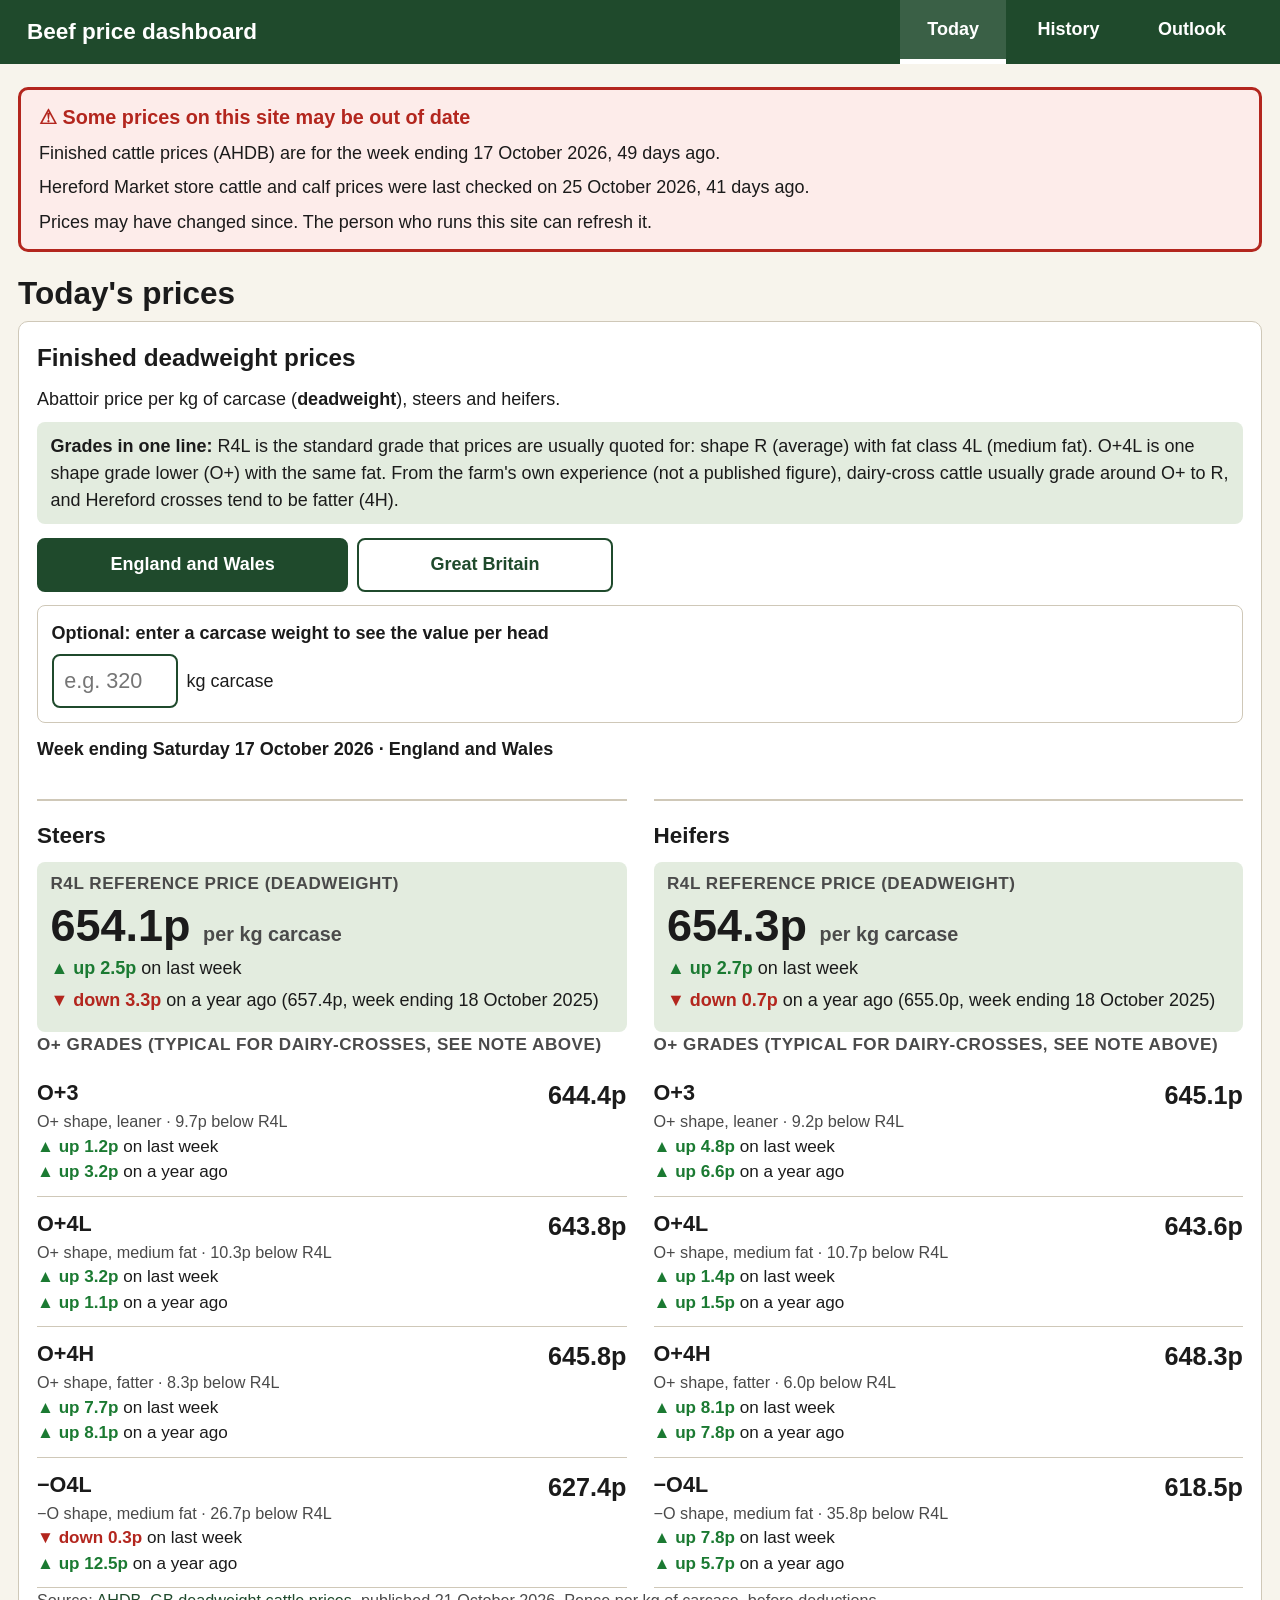
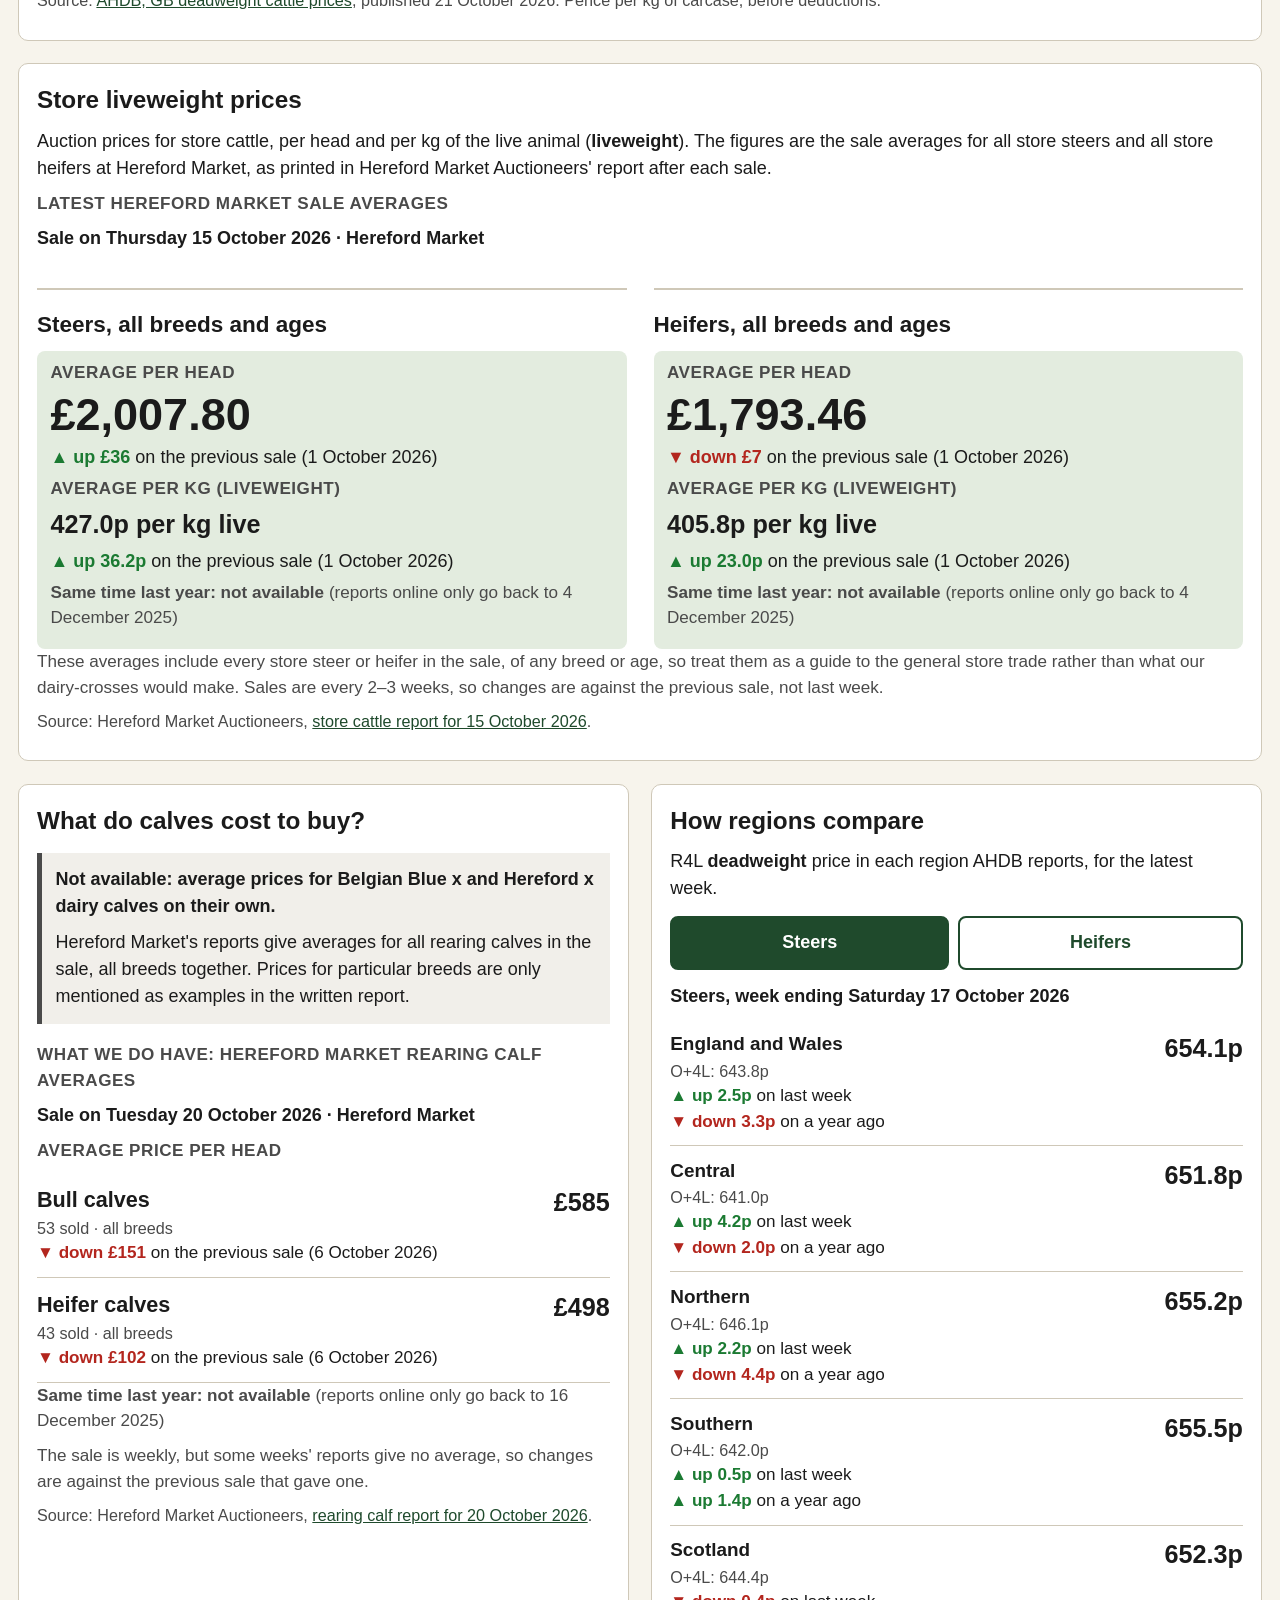
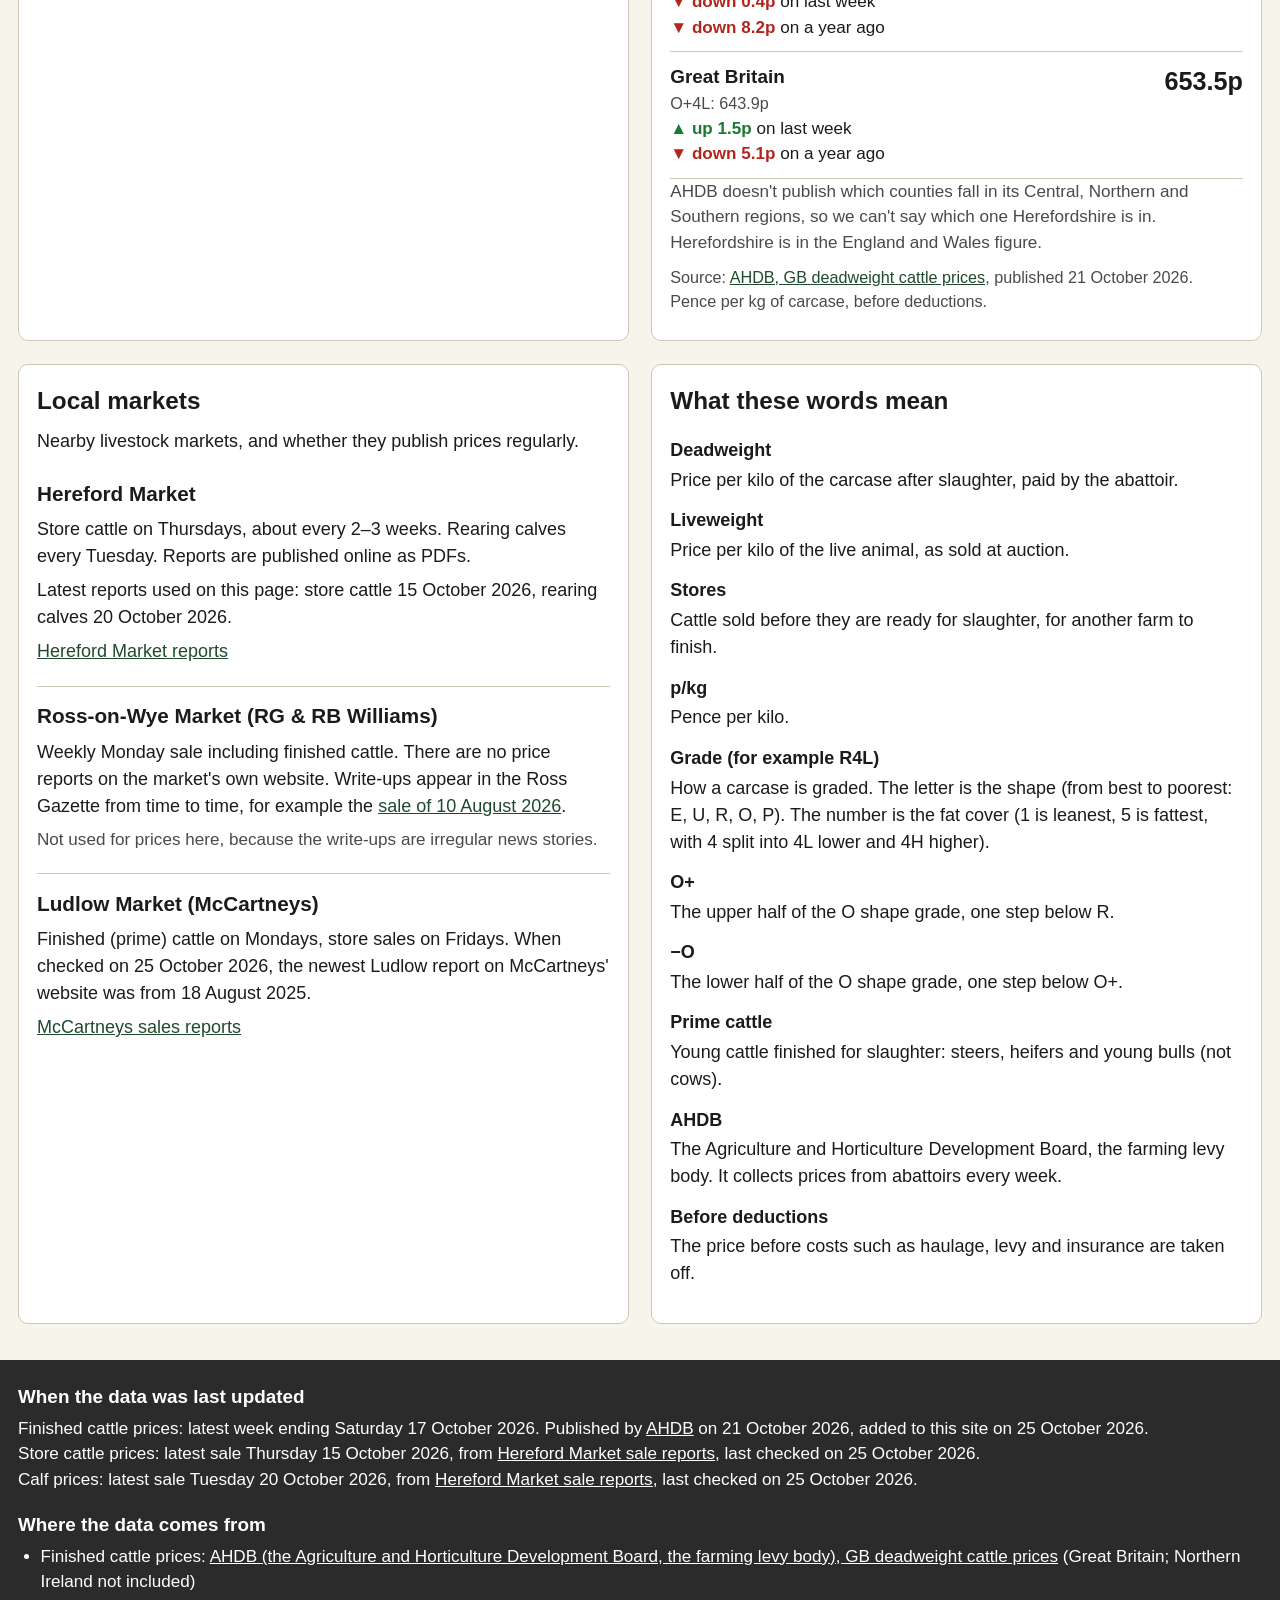
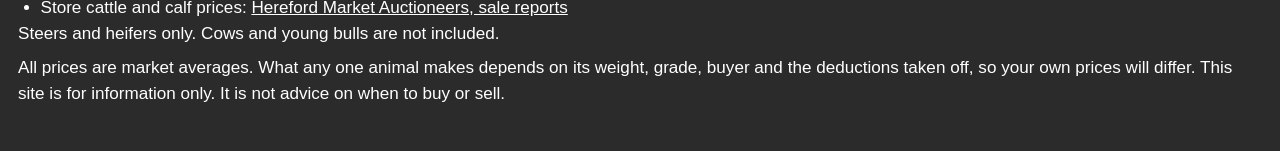
<file: index.html>
<!doctype html>
<html lang="en-GB">
<head>
  <meta charset="utf-8">
  <meta name="viewport" content="width=device-width, initial-scale=1">
  <meta name="robots" content="noindex, nofollow">
  <title>Today's prices – Beef price dashboard</title>
  <link rel="stylesheet" href="css/style.css">
</head>
<body>

  <header class="site-header">
    <div class="header-inner">
    <p class="site-title">Beef price dashboard</p>
    <nav class="site-nav" aria-label="Main">
      <ul>
        <li><a href="index.html" aria-current="page">Today</a></li>
        <li><a href="history.html">History</a></li>
        <li><a href="outlook.html">Outlook</a></li>
      </ul>
    </nav>
    </div>
  </header>

  <main>
    <h1>Today's prices</h1>

    <div class="card-grid">


    <!-- Question 1 -->
    <section class="card span-2" id="q-finished">
      <h2>Finished deadweight prices</h2>
      <p>Abattoir price per kg of carcase (<strong>deadweight</strong>), steers and heifers.</p>
      <p class="grade-line"><strong>Grades in one line:</strong> R4L is the standard grade that prices are usually quoted for: shape R (average) with fat class 4L (medium fat). O+4L is one shape grade lower (O+) with the same fat. From the farm's own experience (not a published figure), dairy-cross cattle usually grade around O+ to R, and Hereford crosses tend to be fatter (4H).</p>
      <div class="toggle" role="group" aria-label="Choose area">
        <button type="button" data-region="England and Wales" aria-pressed="true">England and Wales</button>
        <button type="button" data-region="Great Britain" aria-pressed="false">Great Britain</button>
      </div>
      <div class="calc">
        <label for="carcase-weight">Optional: enter a carcase weight to see the value per head</label>
        <div class="calc-row">
          <input id="carcase-weight" type="number" inputmode="decimal" min="1" max="800" placeholder="e.g. 320">
          <span>kg carcase</span>
        </div>
      </div>
      <div id="finished-prices"><p class="no-data">Loading prices…</p></div>
      <p class="source-line" id="finished-source">Source: AHDB</p>
    </section>

    <!-- Question 2 -->
    <section class="card span-2" id="q-stores">
      <h2>Store liveweight prices</h2>
      <p>Auction prices for store cattle, per head and per kg of the live animal (<strong>liveweight</strong>). The figures are the sale averages for all store steers and all store heifers at Hereford Market, as printed in Hereford Market Auctioneers' report after each sale.</p>
      <p class="label">Latest Hereford Market sale averages</p>
      <div id="store-prices"><p class="no-data">Loading prices…</p></div>
      <p class="source-line" id="store-source">Source: Hereford Market sale reports</p>
    </section>

    <!-- Question 3 -->
    <section class="card" id="q-calves">
      <h2>What do calves cost to buy?</h2>
      <div class="unavailable">
        <p><strong>Not available: average prices for Belgian Blue x and Hereford x dairy calves on their own.</strong></p>
        <p>Hereford Market's reports give averages for all rearing calves in the sale, all breeds together. Prices for particular breeds are only mentioned as examples in the written report.</p>
      </div>
      <p class="label">What we do have: Hereford Market rearing calf averages</p>
      <div id="calf-prices"><p class="no-data">Loading prices…</p></div>
      <p class="source-line" id="calf-source">Source: Hereford Market sale reports</p>
    </section>

    <!-- Regional comparison -->
    <section class="card" id="regions">
      <h2>How regions compare</h2>
      <p>R4L <strong>deadweight</strong> price in each region AHDB reports, for the latest week.</p>
      <div class="toggle" role="group" aria-label="Choose steers or heifers">
        <button type="button" data-region-cat="Steers" aria-pressed="true">Steers</button>
        <button type="button" data-region-cat="Heifers" aria-pressed="false">Heifers</button>
      </div>
      <div id="region-prices"><p class="no-data">Loading prices…</p></div>
      <p class="note">AHDB doesn't publish which counties fall in its Central, Northern and Southern regions, so we can't say which one Herefordshire is in. Herefordshire is in the England and Wales figure.</p>
      <p class="source-line" id="region-source">Source: AHDB</p>
    </section>

    <!-- Local markets -->
    <section class="card" id="local">
      <h2>Local markets</h2>
      <p>Nearby livestock markets, and whether they publish prices regularly.</p>
      <ul class="market-list">
        <li>
          <p class="market-name">Hereford Market</p>
          <p>Store cattle on Thursdays, about every 2–3 weeks. Rearing calves every Tuesday. Reports are published online as PDFs.</p>
          <p id="local-hereford">Latest reports used on this page: loading…</p>
          <p><a href="https://www.herefordmarket.co.uk/market-reports/">Hereford Market reports</a></p>
        </li>
        <li>
          <p class="market-name">Ross-on-Wye Market (RG &amp; RB Williams)</p>
          <p>Weekly Monday sale including finished cattle. There are no price reports on the market's own website. Write-ups appear in the Ross Gazette from time to time, for example the <a href="https://www.rossgazette.com/news/ross-livestock-market-sees-strong-trade-for-cattle-and-lambs-936418">sale of 10 August 2026</a>.</p>
          <p class="note">Not used for prices here, because the write-ups are irregular news stories.</p>
        </li>
        <li>
          <p class="market-name">Ludlow Market (McCartneys)</p>
          <p>Finished (prime) cattle on Mondays, store sales on Fridays. When checked on 25 October 2026, the newest Ludlow report on McCartneys' website was from 18 August 2025.</p>
          <p><a href="https://mccartneys.co.uk/livestock-services/sales-report/">McCartneys sales reports</a></p>
        </li>
      </ul>
    </section>

    <section class="card">
      <h2>What these words mean</h2>
      <dl class="glossary">
        <dt>Deadweight</dt>
        <dd>Price per kilo of the carcase after slaughter, paid by the abattoir.</dd>
        <dt>Liveweight</dt>
        <dd>Price per kilo of the live animal, as sold at auction.</dd>
        <dt>Stores</dt>
        <dd>Cattle sold before they are ready for slaughter, for another farm to finish.</dd>
        <dt>p/kg</dt>
        <dd>Pence per kilo.</dd>
        <dt>Grade (for example R4L)</dt>
        <dd>How a carcase is graded. The letter is the shape (from best to poorest: E, U, R, O, P). The number is the fat cover (1 is leanest, 5 is fattest, with 4 split into 4L lower and 4H higher).</dd>
        <dt>O+</dt>
        <dd>The upper half of the O shape grade, one step below R.</dd>
        <dt>−O</dt>
        <dd>The lower half of the O shape grade, one step below O+.</dd>
        <dt>Prime cattle</dt>
        <dd>Young cattle finished for slaughter: steers, heifers and young bulls (not cows).</dd>
        <dt>AHDB</dt>
        <dd>The Agriculture and Horticulture Development Board, the farming levy body. It collects prices from abattoirs every week.</dd>
        <dt>Before deductions</dt>
        <dd>The price before costs such as haulage, levy and insurance are taken off.</dd>
      </dl>
    </section>
    </div>
  </main>

  <footer class="site-footer">
    <div class="inner">
      <h2>When the data was last updated</h2>
      <p id="last-updated">No price data has been added yet.</p>
      <h2>Where the data comes from</h2>
      <ul>
        <li>Finished cattle prices: <a href="https://ahdb.org.uk/beef/gb-deadweight-cattle-prices">AHDB (the Agriculture and Horticulture Development Board, the farming levy body), GB deadweight cattle prices</a> (Great Britain; Northern Ireland not included)</li>
        <li>Store cattle and calf prices: <a href="https://www.herefordmarket.co.uk/market-reports/">Hereford Market Auctioneers, sale reports</a></li>
      </ul>
      <p>Steers and heifers only. Cows and young bulls are not included.</p>
      <p>All prices are market averages. What any one animal makes depends on its weight, grade, buyer and the deductions taken off, so your own prices will differ. This site is for information only. It is not advice on when to buy or sell.</p>
    </div>
  </footer>

  <script src="js/common.js"></script>
  <script src="js/today.js"></script>
</body>
</html>
</file>
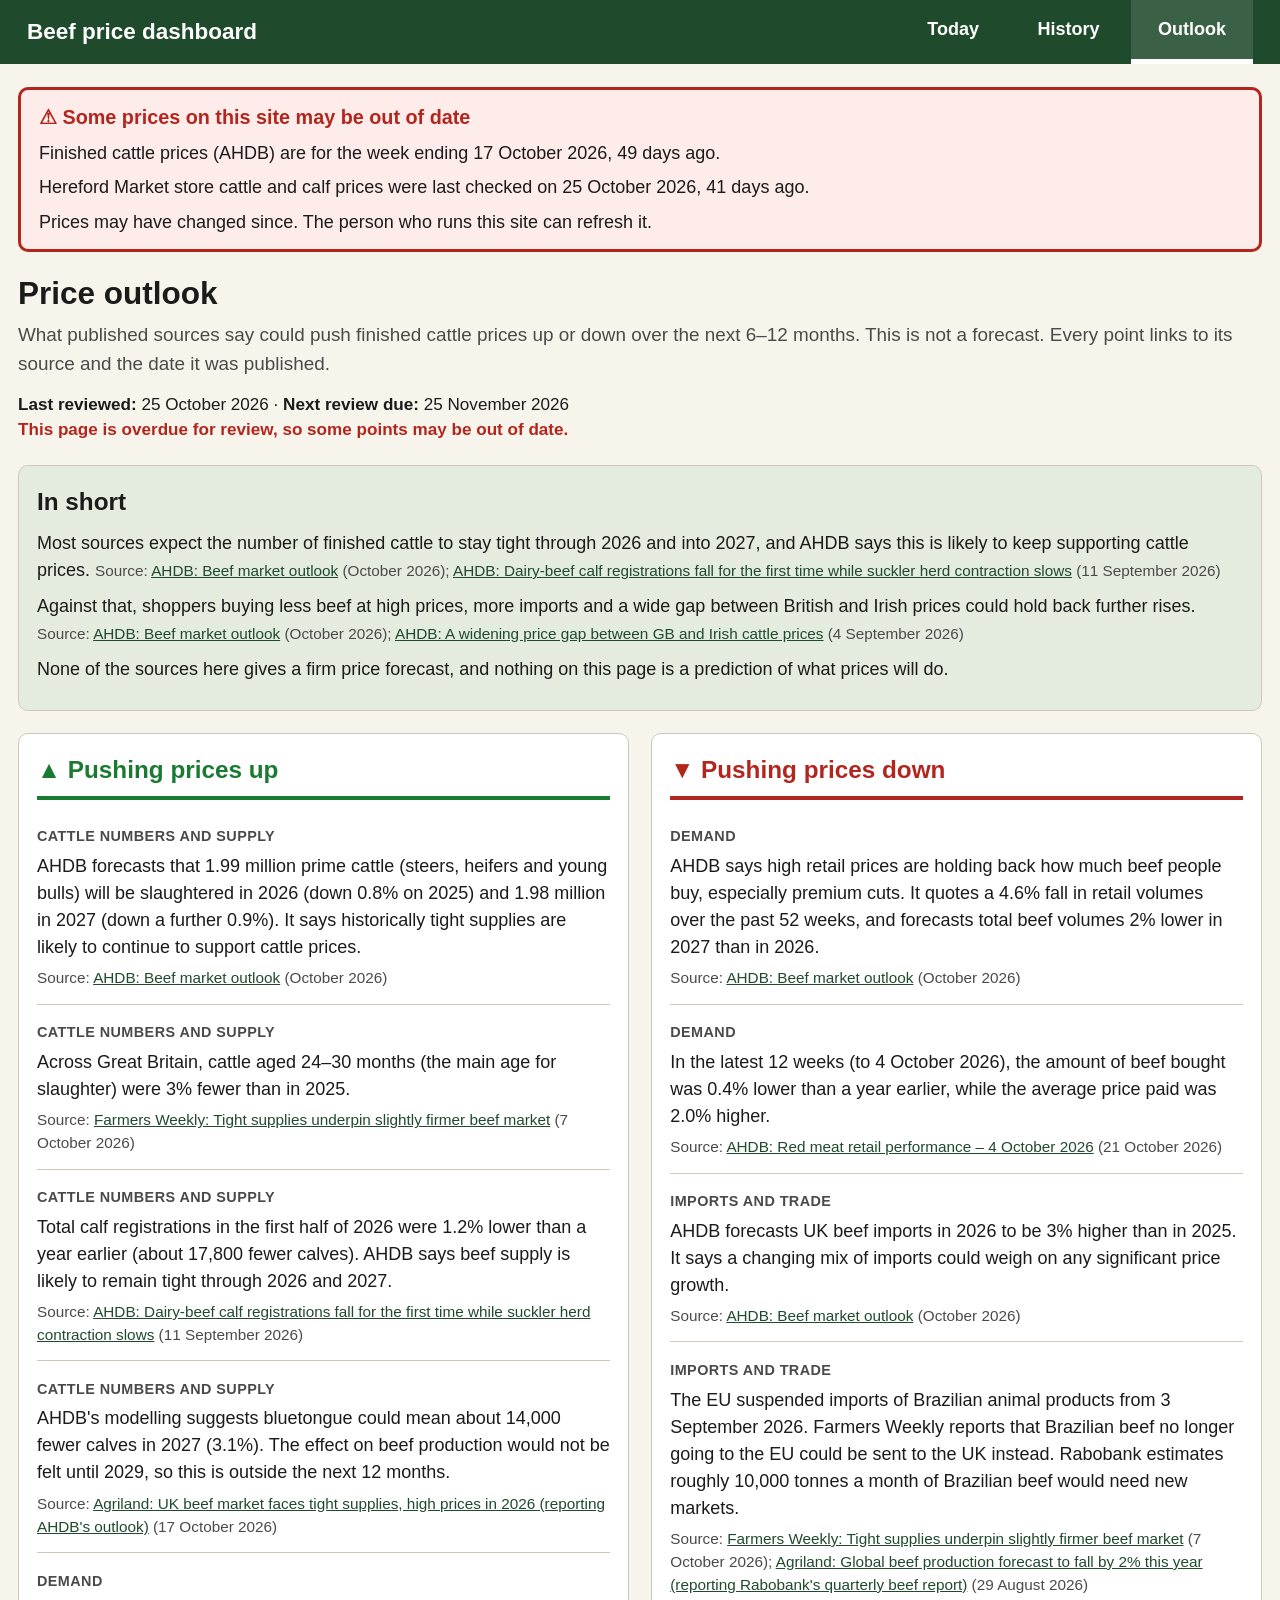
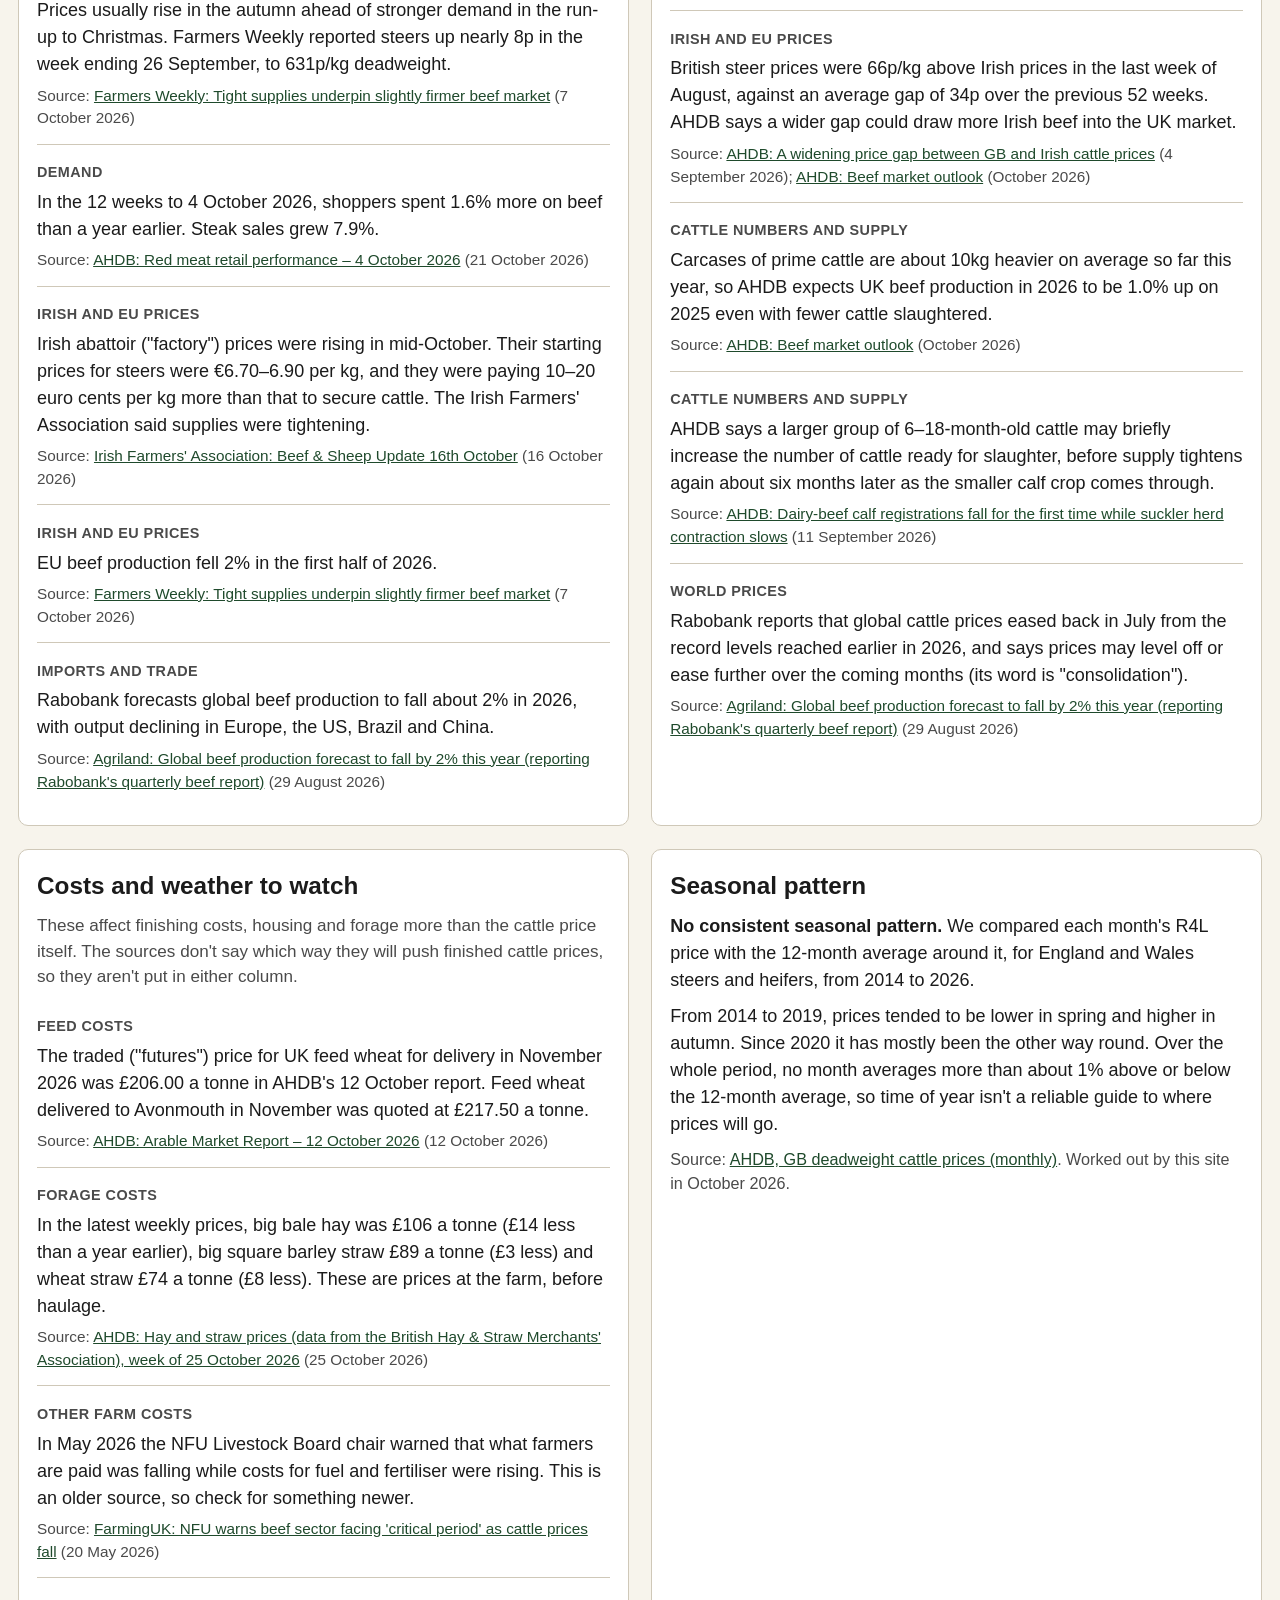
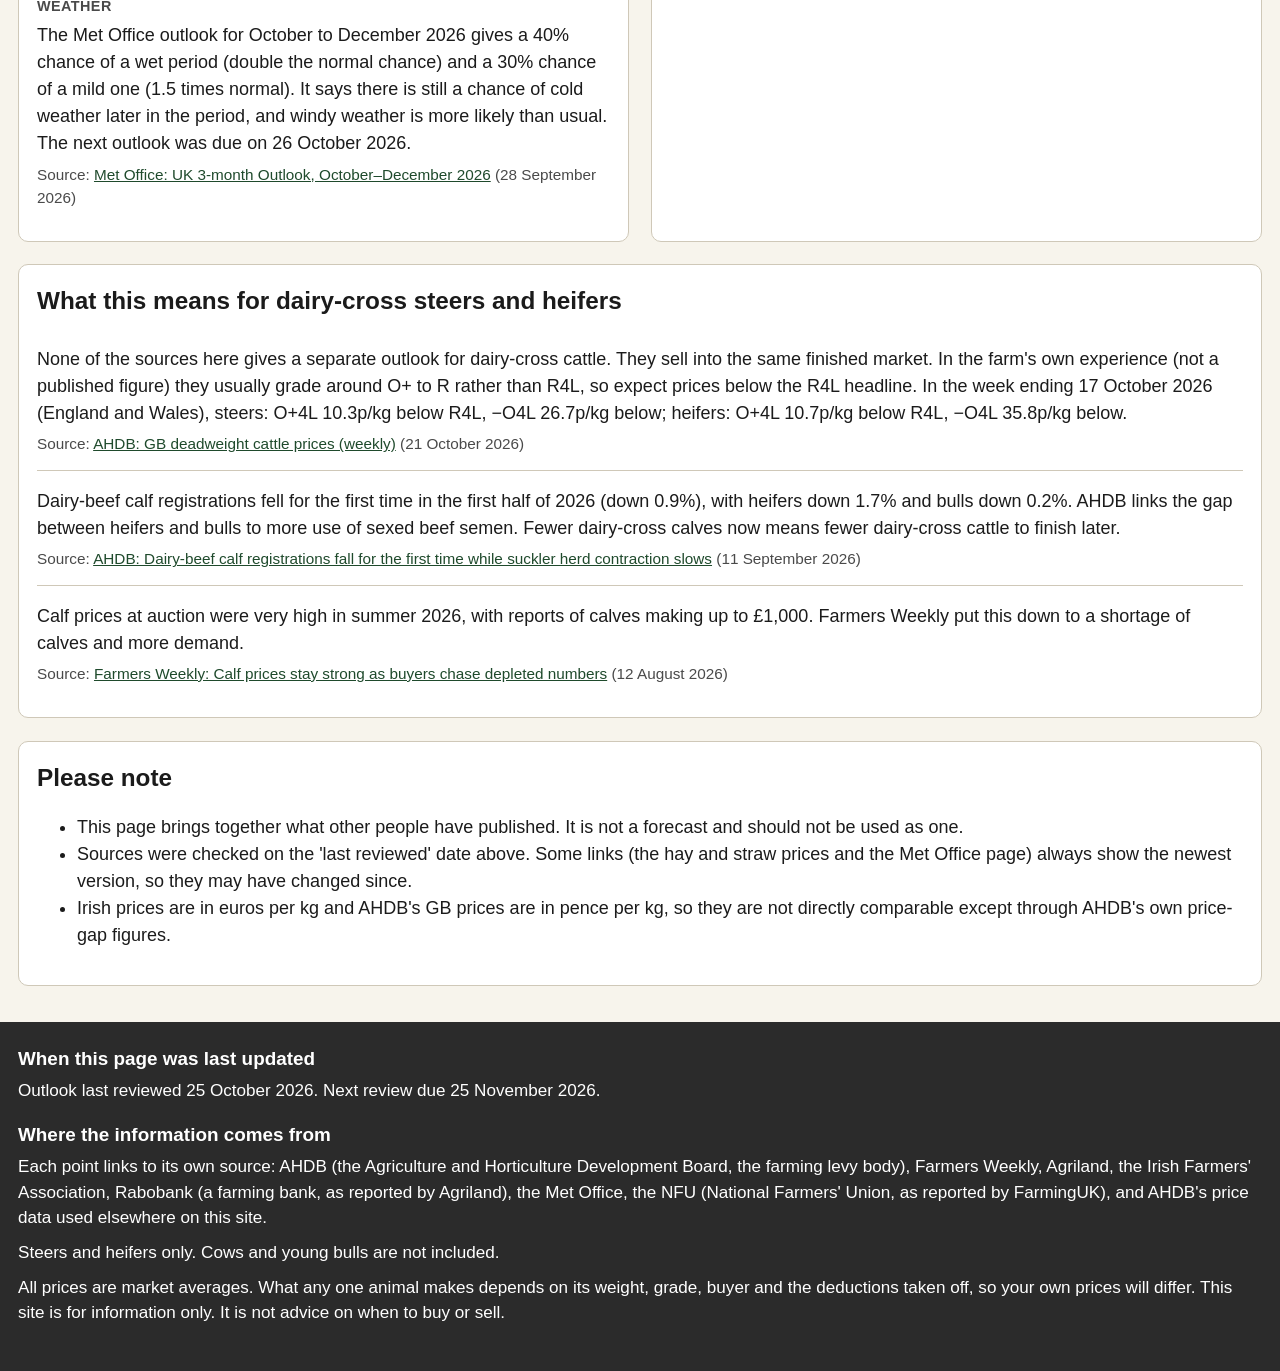
<file: outlook.html>
<!doctype html>
<html lang="en-GB">
<head>
  <meta charset="utf-8">
  <meta name="viewport" content="width=device-width, initial-scale=1">
  <meta name="robots" content="noindex, nofollow">
  <title>Price outlook – Beef price dashboard</title>
  <link rel="stylesheet" href="css/style.css">
</head>
<body>

  <header class="site-header">
    <div class="header-inner">
    <p class="site-title">Beef price dashboard</p>
    <nav class="site-nav" aria-label="Main">
      <ul>
        <li><a href="index.html">Today</a></li>
        <li><a href="history.html">History</a></li>
        <li><a href="outlook.html" aria-current="page">Outlook</a></li>
      </ul>
    </nav>
    </div>
  </header>

  <main>
    <h1>Price outlook</h1>
    <p class="intro">What published sources say could push finished cattle prices up or down over the next 6–12 months. This is not a forecast. Every point links to its source and the date it was published.</p>
    <p class="review-line" id="review-line"></p>

    <div class="card-grid">
      <section class="card span-2 summary-card">
        <h2>In short</h2>
        <div id="summary"><p class="no-data">Loading…</p></div>
      </section>

      <section class="card outlook-col up-col">
        <h2><span aria-hidden="true">▲</span> Pushing prices up</h2>
        <ul class="point-list" id="up-list"></ul>
      </section>

      <section class="card outlook-col down-col">
        <h2><span aria-hidden="true">▼</span> Pushing prices down</h2>
        <ul class="point-list" id="down-list"></ul>
      </section>

      <section class="card">
        <h2>Costs and weather to watch</h2>
        <p class="note" id="watch-note"></p>
        <ul class="point-list" id="watch-list"></ul>
      </section>

      <section class="card">
        <h2>Seasonal pattern</h2>
        <p><strong>No consistent seasonal pattern.</strong> We compared each month's R4L price with the 12-month average around it, for England and Wales steers and heifers, from 2014 to 2026.</p>
        <p>From 2014 to 2019, prices tended to be lower in spring and higher in autumn. Since 2020 it has mostly been the other way round. Over the whole period, no month averages more than about 1% above or below the 12-month average, so time of year isn't a reliable guide to where prices will go.</p>
        <p class="source-line">Source: <a href="https://ahdb.org.uk/beef/gb-deadweight-cattle-prices">AHDB, GB deadweight cattle prices (monthly)</a>. Worked out by this site in October 2026.</p>
      </section>

      <section class="card span-2">
        <h2>What this means for dairy-cross steers and heifers</h2>
        <ul class="point-list" id="dairy-list"></ul>
      </section>

      <section class="card span-2">
        <h2>Please note</h2>
        <ul id="limitations"></ul>
      </section>
    </div>
  </main>

  <footer class="site-footer">
    <div class="inner">
      <h2>When this page was last updated</h2>
      <p id="footer-review">See the date at the top of the page.</p>
      <h2>Where the information comes from</h2>
      <p>Each point links to its own source: AHDB (the Agriculture and Horticulture Development Board, the farming levy body), Farmers Weekly, Agriland, the Irish Farmers' Association, Rabobank (a farming bank, as reported by Agriland), the Met Office, the NFU (National Farmers' Union, as reported by FarmingUK), and AHDB's price data used elsewhere on this site.</p>
      <p>Steers and heifers only. Cows and young bulls are not included.</p>
      <p>All prices are market averages. What any one animal makes depends on its weight, grade, buyer and the deductions taken off, so your own prices will differ. This site is for information only. It is not advice on when to buy or sell.</p>
    </div>
  </footer>

  <script src="js/common.js"></script>
  <script src="js/outlook.js"></script>
</body>
</html>
</file>
<file: css/style.css>
/* Beef price dashboard – shared styles for all three pages.
   Built for phones first, read outdoors: big text, strong contrast, calm colours. */

:root {
  --bg: #f7f4ec;          /* warm off-white, easier on the eye than pure white */
  --card: #ffffff;
  --text: #1b1b1b;        /* near-black for strong contrast */
  --muted: #4a4a4a;       /* still dark enough to read in sunlight */
  --green-dark: #1f4a2c;  /* main farm green: header and nav */
  --green-light: #e3ecdf;
  --border: #cfc8b8;
  --up: #1b7a32;          /* green: price went up */
  --down: #b3261e;        /* red: price went down */
  --focus: #f2b300;       /* yellow outline when using a keyboard */
}

* { box-sizing: border-box; }

html { font-size: 112.5%; } /* 18px base text */

body {
  margin: 0;
  background: var(--bg);
  color: var(--text);
  font-family: -apple-system, BlinkMacSystemFont, "Segoe UI", Roboto, Arial, sans-serif;
  line-height: 1.5;
}

a { color: var(--green-dark); }

a:focus-visible {
  outline: 3px solid var(--focus);
  outline-offset: 2px;
}

/* ---------- Header and navigation ---------- */

.site-header {
  background: var(--green-dark);
  color: #fff;
  padding: 0.75rem 1rem 0;
}

.site-title {
  margin: 0 0 0.5rem;
  font-size: 1.25rem;
  font-weight: 700;
}

.site-nav ul {
  list-style: none;
  margin: 0;
  padding: 0;
  display: flex;
}

.site-nav li { flex: 1; }

.site-nav a {
  display: block;
  min-height: 3rem;          /* big enough to tap with a thumb */
  padding: 0.75rem 0.25rem;
  text-align: center;
  color: #fff;
  font-weight: 600;
  text-decoration: none;
  border-bottom: 5px solid transparent;
}

.site-nav a[aria-current="page"] {
  border-bottom-color: #fff;
  background: rgba(255, 255, 255, 0.12);
}

/* ---------- Main content ---------- */

main {
  max-width: 48rem;
  margin: 0 auto;
  padding: 1.25rem 1rem 2rem;
}

h1 {
  font-size: 1.75rem;
  line-height: 1.2;
  margin: 0 0 0.5rem;
}

h2 {
  font-size: 1.35rem;
  margin: 0 0 0.5rem;
}

.intro {
  font-size: 1.05rem;
  color: var(--muted);
  margin: 0 0 1.5rem;
}

.card {
  background: var(--card);
  border: 1px solid var(--border);
  border-radius: 10px;
  padding: 1rem;
  margin-bottom: 1.25rem;
}

.card p { margin: 0 0 0.5rem; }

/* Shown wherever data hasn't been added yet */
.no-data {
  background: var(--green-light);
  border-left: 5px solid var(--green-dark);
  padding: 0.75rem;
  font-weight: 600;
  margin: 0.75rem 0;
}

/* Date and source line under every number */
.source-line {
  font-size: 0.9rem;
  color: var(--muted);
  margin: 0.5rem 0 0;
}

/* For later: big price figure with up/down arrow */
.price {
  font-size: 2.5rem;
  font-weight: 700;
  line-height: 1.1;
}

.price .unit { font-size: 1.1rem; font-weight: 600; color: var(--muted); }

.change-up { color: var(--up); font-weight: 700; }
.change-down { color: var(--down); font-weight: 700; }
.change-none { color: var(--muted); font-weight: 600; }

h3 {
  font-size: 1.25rem;
  margin: 1.5rem 0 0.5rem;
  padding-top: 1rem;
  border-top: 2px solid var(--border);
}

.week-label { font-weight: 700; margin: 1rem 0 0; }

.label {
  font-size: 0.95rem;
  font-weight: 700;
  text-transform: uppercase;
  letter-spacing: 0.03em;
  color: var(--muted);
  margin: 1rem 0 0.25rem;
}

.reference {
  background: var(--green-light);
  border-radius: 8px;
  padding: 0.25rem 0.75rem 0.75rem;
}

.reference p { margin: 0.25rem 0; }
.year-ago { font-size: 0.95rem; color: var(--muted); }

.grade-list { list-style: none; margin: 0; padding: 0; }

/* Each price row: name on the left, big price on the right,
   then the changes and per-head value on full-width lines underneath. */
.grade-row {
  display: flex;
  flex-wrap: wrap;
  align-items: flex-start;
  column-gap: 0.75rem;
  padding: 0.6rem 0;
  border-bottom: 1px solid var(--border);
}

.grade-row > div:first-child { flex: 1 1 0; min-width: 0; }
.grade-price { display: contents; }
.grade-code { display: block; font-size: 1.2rem; font-weight: 700; }
.grade-hint { display: block; font-size: 0.9rem; color: var(--muted); }
.grade-value { display: block; font-size: 1.4rem; font-weight: 700; }
.grade-row .grade-value { flex: 0 0 auto; text-align: right; }
.grade-change { display: block; font-size: 0.95rem; }
.grade-row .grade-change,
.grade-row .per-head { flex: 0 0 100%; }
.grade-row .grade-change:first-of-type { margin-top: 0.3rem; }

/* Two or three big buttons side by side, e.g. area or time period */
.toggle {
  display: flex;
  flex-wrap: wrap;
  gap: 0.5rem;
  margin: 0.75rem 0;
}

.toggle button {
  flex: 1 1 auto;
  min-height: 3rem;
  padding: 0.5rem 0.75rem;
  font: inherit;
  font-weight: 600;
  color: var(--green-dark);
  background: var(--card);
  border: 2px solid var(--green-dark);
  border-radius: 8px;
  cursor: pointer;
}

.toggle button[aria-pressed="true"] {
  background: var(--green-dark);
  color: #fff;
}

.toggle button:focus-visible {
  outline: 3px solid var(--focus);
  outline-offset: 2px;
}

.chart-box {
  position: relative;
  height: 20rem;
  margin: 0.75rem 0;
}

.note { font-size: 0.95rem; color: var(--muted); }

/* "Read this first" box at the top of Today's page */
.card.warning {
  border: 2px solid #8a6d1f;
  background: #fbf3dc;
}

/* Says plainly when something isn't available */
.unavailable {
  background: #f1efea;
  border-left: 5px solid var(--muted);
  padding: 0.75rem;
  margin: 0.75rem 0 1rem;
}

.unavailable p { margin: 0 0 0.5rem; }
.unavailable p:last-child { margin: 0; }

.grade-line {
  background: var(--green-light);
  border-radius: 8px;
  padding: 0.6rem 0.75rem;
}

.farm-note {
  font-weight: 600;
  border-left: 5px solid var(--green-dark);
  padding-left: 0.75rem;
}

.per-head {
  display: block;
  font-size: 0.9rem;
  font-weight: 700;
  color: var(--green-dark);
}

.region-name { font-size: 1.05rem; }

/* Carcase weight box */
.calc {
  margin: 0.75rem 0;
  padding: 0.75rem;
  border: 1px solid var(--border);
  border-radius: 8px;
}

.calc label { display: block; font-weight: 600; margin-bottom: 0.4rem; }

.calc-row { display: flex; align-items: center; gap: 0.5rem; }

.calc input {
  width: 7rem;
  min-height: 3rem;
  padding: 0.4rem 0.6rem;
  font: inherit;
  font-size: 1.2rem;
  border: 2px solid var(--green-dark);
  border-radius: 8px;
}

.calc input:focus-visible { outline: 3px solid var(--focus); outline-offset: 2px; }

/* Local markets */
.market-list { list-style: none; margin: 0; padding: 0; }
.market-list li { padding: 0.75rem 0; border-bottom: 1px solid var(--border); }
.market-list li:last-child { border-bottom: 0; }
.market-list p { margin: 0 0 0.4rem; }
.market-name { font-size: 1.15rem; font-weight: 700; }

/* Chart placeholder box on the history page */
.chart-placeholder {
  height: 14rem;
  display: flex;
  align-items: center;
  justify-content: center;
  text-align: center;
  padding: 1rem;
  border: 2px dashed var(--border);
  border-radius: 8px;
  color: var(--muted);
  font-weight: 600;
  margin: 0.75rem 0;
}

/* Plain-English word list */
.glossary dt { font-weight: 700; margin-top: 0.75rem; }
.glossary dd { margin: 0.15rem 0 0; }

/* ---------- Footer ---------- */

.site-footer {
  background: #2b2b2b;
  color: #fff;
  padding: 1.25rem 1rem 2rem;
  font-size: 0.95rem;
}

.site-footer .inner {
  max-width: 48rem;
  margin: 0 auto;
}

.site-footer h2 {
  font-size: 1.05rem;
  margin: 1rem 0 0.25rem;
}

.site-footer h2:first-child { margin-top: 0; }

.site-footer p { margin: 0 0 0.5rem; }

.site-footer ul { margin: 0; padding-left: 1.25rem; }

.site-footer a { color: #fff; }

/* ---------- Layout grids (one column on phones, more on laptops) ---------- */

.card-grid { display: grid; gap: 1.25rem; }
.card-grid > .card { margin-bottom: 0; }

/* Steers and heifers side by side on wide screens */
.cat-grid { display: grid; gap: 0 1.5rem; }

/* History page: filters + charts */
.history-layout { display: grid; gap: 1.25rem; }
.history-layout .card { margin-bottom: 0; }
.charts { display: grid; gap: 1.25rem; min-width: 0; }

.filter-group { margin-bottom: 1rem; }
.filter-group:last-child { margin-bottom: 0; }
.filter-title { font-weight: 700; margin: 0 0 0.35rem; }
.filter-help { font-size: 0.9rem; color: var(--muted); margin: 0.35rem 0 0; }
.filter-group .toggle { margin: 0; }

.date-range { display: grid; grid-template-columns: 1fr 1fr; gap: 0.5rem; margin-top: 0.5rem; }
.date-range label { font-size: 0.9rem; font-weight: 600; }
.date-range input, .period-picker select, .season-grade select {
  width: 100%;
  min-height: 3rem;
  padding: 0.4rem;
  font: inherit;
  border: 2px solid var(--green-dark);
  border-radius: 8px;
  background: var(--card);
}

.period-picker { display: grid; grid-template-columns: 1fr 1fr; gap: 0.5rem; margin: 0.75rem 0; }
.period-picker label, .season-grade label { font-size: 0.9rem; font-weight: 600; display: block; }
.season-grade { margin: 0.5rem 0 0.75rem; max-width: 20rem; }

.summary {
  background: var(--green-light);
  border-radius: 8px;
  padding: 0.75rem;
  margin: 0.75rem 0 0;
}
.summary p { margin: 0 0 0.4rem; }
.summary p:last-child { margin: 0; }

.not-enough { margin: 0.75rem 0; }
[hidden] { display: none !important; }

@media (min-width: 900px) {
  main { max-width: 76rem; }
  main.page-narrow { max-width: 48rem; }

  .site-header { padding: 0 1.5rem; }
  .header-inner {
    max-width: 76rem;
    margin: 0 auto;
    display: flex;
    align-items: center;
    justify-content: space-between;
    gap: 2rem;
  }
  .site-title { margin: 0; }
  .site-nav ul { gap: 0.25rem; }
  .site-nav a { padding: 0.9rem 1.5rem; }

  .card-grid { grid-template-columns: 1fr 1fr; }
  .card-grid > .span-2 { grid-column: 1 / -1; }
  .cat-grid { grid-template-columns: 1fr 1fr; }
  .card > .toggle { max-width: 32rem; }

  .site-footer .inner { max-width: 76rem; }
}

@media (min-width: 1000px) {
  .history-layout { grid-template-columns: 19rem minmax(0, 1fr); align-items: start; }
  .filters { position: sticky; top: 1rem; max-height: calc(100vh - 2rem); overflow-y: auto; }
  .chart-box { height: 26rem; }
  .chart-box.short { height: 22rem; }
}

@media (min-width: 1400px) {
  .season-pair { display: grid; grid-template-columns: 1fr 1fr; gap: 1.25rem; }
  .season-pair .card { margin-bottom: 0; }
}

/* ---------- Outlook page ---------- */

.review-line { font-size: 0.95rem; margin: -0.75rem 0 1.25rem; }
.overdue { display: block; color: var(--down); font-weight: 700; }

.summary-card { background: var(--green-light); }

.outlook-col h2 { padding-bottom: 0.4rem; border-bottom: 4px solid currentColor; }
.up-col h2 { color: var(--up); }
.down-col h2 { color: var(--down); }

.point-list { list-style: none; margin: 0; padding: 0; }
.point { padding: 0.75rem 0; border-bottom: 1px solid var(--border); }
.point:last-child { border-bottom: 0; }
.point p { margin: 0.2rem 0 0.35rem; }
.point-topic {
  display: inline-block;
  font-size: 0.8rem;
  font-weight: 700;
  text-transform: uppercase;
  letter-spacing: 0.03em;
  color: var(--muted);
}
.point-source { display: block; font-size: 0.85rem; color: var(--muted); }
.summary-card .point-source { display: inline; }

/* Warning shown at the top of every page when prices are more than two weeks old */
.stale-banner {
  background: #fdecea;
  border: 3px solid var(--down);
  border-radius: 10px;
  padding: 0.75rem 1rem;
  margin-bottom: 1.25rem;
}
.stale-banner p { margin: 0 0 0.4rem; }
.stale-banner p:last-child { margin: 0; }
.stale-banner strong { color: var(--down); font-size: 1.1rem; }

/* History filters: a fold-away panel on phones */
#filter-details > summary {
  cursor: pointer;
  list-style: none;
  min-height: 3rem;
  padding: 0.25rem 2rem 0.25rem 0;
  position: relative;
}
#filter-details > summary::-webkit-details-marker { display: none; }
#filter-details > summary::after {
  content: "▾";
  position: absolute;
  right: 0.25rem;
  top: 0.2rem;
  font-size: 1.5rem;
  color: var(--green-dark);
}
#filter-details[open] > summary::after { content: "▴"; }
#filter-details[open] > summary { margin-bottom: 0.75rem; }
.summary-title { display: block; font-size: 1.35rem; font-weight: 700; }
.summary-current { display: block; font-size: 0.95rem; color: var(--muted); }

@media (min-width: 1000px) {
  #filter-details > summary { pointer-events: none; }
  #filter-details > summary::after, .summary-current { display: none; }
}

/* "Where this data comes from" box */
.data-note {
  border-top: 1px solid var(--border);
  margin-top: 1rem;
  padding-top: 0.75rem;
  font-size: 0.95rem;
}
.data-note p { margin: 0 0 0.5rem; }
</file>
